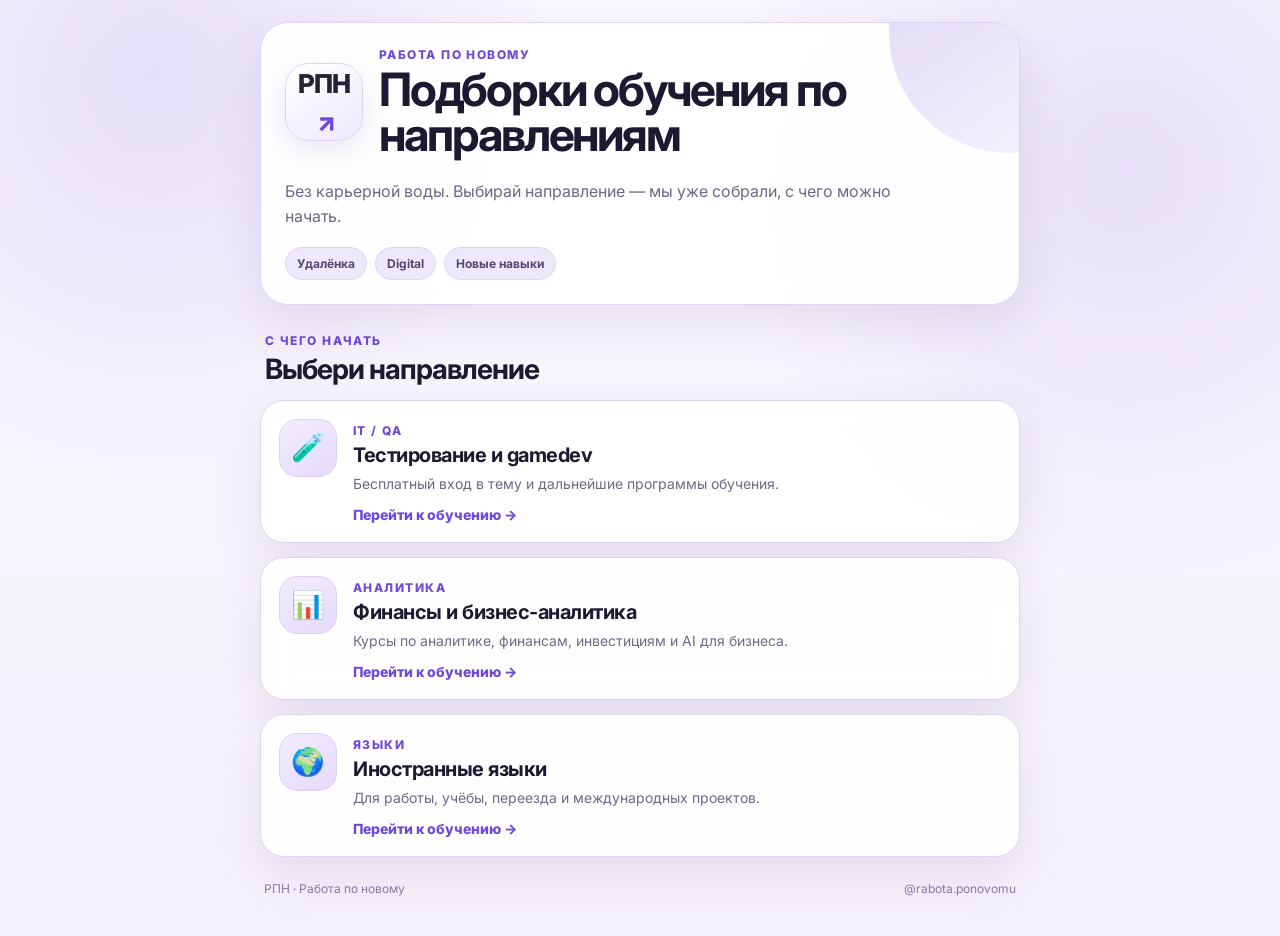
<file: index.html>
<!doctype html>
<html lang="ru">
<head>
  <meta charset="utf-8" />
  <meta name="viewport" content="width=device-width, initial-scale=1" />
  <meta name="theme-color" content="#6d4bd8" />
  <title>Работа по-новому — обучение для новой профессии</title>
  <meta name="description" content="Подборки обучения по направлениям: IT, аналитика, финансы, языки и digital." />
  <meta property="og:title" content="Работа по-новому — обучение для новой профессии" />
  <meta property="og:description" content="Проверенные направления обучения без карьерной воды." />
  <meta property="og:type" content="website" />
  <meta name="robots" content="index,follow" />
  <link rel="preconnect" href="https://fonts.googleapis.com">
  <link rel="preconnect" href="https://fonts.gstatic.com" crossorigin>
  <link href="https://fonts.googleapis.com/css2?family=Inter:wght@400;500;600;700;800&display=swap" rel="stylesheet">
  <link rel="stylesheet" href="styles.css" />
  <script>
    (() => {
      const p = new URLSearchParams(location.search);
      const s = (p.get('from') || 'direct').toLowerCase();
      document.documentElement.dataset.source = s === 'tiktok' ? 'tiktok' : (s === 'instagram' ? 'instagram' : 'direct');
    })();
  </script>
</head>
<body>
  <main class="page-shell">
    <section class="hero card">
      <div class="brand-row">
        <div class="brand-mark" aria-label="РПН">РПН<span>↗</span></div>
        <div>
          <div class="eyebrow">РАБОТА ПО НОВОМУ</div>
          <h1>Подборки обучения по направлениям</h1>
        </div>
      </div>
      <p class="lead">Без карьерной воды. Выбирай направление — мы уже собрали, с чего можно начать.</p>
      <div class="chips">
        <span>Удалёнка</span><span>Digital</span><span>Новые навыки</span>
      </div>
    </section>

    <section class="section-title-wrap">
      <div class="section-kicker">С ЧЕГО НАЧАТЬ</div>
      <h2>Выбери направление</h2>
    </section>

    <section class="grid">
      <a class="topic-card" href="https://f.gdeslon.ru/cf/e552c13c97?mid=100054&erid=Kra23UKh1&goto=https%3A%2F%2Ffree.school-xyz.com%2F" target="_blank" rel="noopener sponsored">
        <div class="icon">🧪</div>
        <div class="topic-copy">
          <span class="tag">IT / QA</span>
          <h3>Тестирование и gamedev</h3>
          <p>Бесплатный вход в тему и дальнейшие программы обучения.</p>
          <span class="cta">Перейти к обучению →</span>
        </div>
      </a>

      <a class="topic-card" href="https://f.gdeslon.ru/cf/e552c13c97?mid=112804&amp;erid=2SDnjd8t34g&amp;goto=https%3A%2F%2Fsf.education%2Ffreecourse" target="_blank" rel="noopener sponsored">
        <div class="icon">📊</div>
        <div class="topic-copy">
          <span class="tag">АНАЛИТИКА</span>
          <h3>Финансы и бизнес-аналитика</h3>
          <p>Курсы по аналитике, финансам, инвестициям и AI для бизнеса.</p>
          <span class="cta">Перейти к обучению →</span>
        </div>
      </a>

      <a class="topic-card" href="https://f.gdeslon.ru/cf/e552c13c97?mid=116844&amp;erid=2SDnjdx2WJ7&amp;goto=https%3A%2F%2Fanecole.com" target="_blank" rel="noopener sponsored">
        <div class="icon">🌍</div>
        <div class="topic-copy">
          <span class="tag">ЯЗЫКИ</span>
          <h3>Иностранные языки</h3>
          <p>Для работы, учёбы, переезда и международных проектов.</p>
          <span class="cta">Перейти к обучению →</span>
        </div>
      </a>


      <a class="topic-card tiktok-only" id="eduson-card" href="https://f.gdeslon.ru/cf/e552c13c97?mid=102317&amp;erid=Kra23eQ8w&amp;goto=https%3A%2F%2Ffree.eduson.academy%2F" target="_blank" rel="noopener sponsored">
        <div class="icon">🚀</div>
        <div class="topic-copy">
          <span class="tag">DIGITAL / БИЗНЕС</span>
          <h3>Eduson Academy</h3>
          <p>Бесплатные курсы и профтесты по digital, аналитике, бизнесу и другим направлениям.</p>
          <span class="cta">Перейти к обучению →</span>
        </div>
      </a>
    </section>

    <footer>
      <span>РПН · Работа по новому</span>
      <span>@rabota.ponovomu</span>
    </footer>
  </main>

  <script>
    (() => {
      const params = new URLSearchParams(location.search);
      const source = (params.get('from') || 'direct').toLowerCase();
      const allowed = new Set(['instagram', 'tiktok']);
      const channel = allowed.has(source) ? source : 'direct';

      try {
        localStorage.setItem('rpn_source', channel);
        localStorage.setItem('rpn_landing_at', new Date().toISOString());
        const visits = JSON.parse(localStorage.getItem('rpn_visits') || '{}');
        visits[channel] = (visits[channel] || 0) + 1;
        localStorage.setItem('rpn_visits', JSON.stringify(visits));
      } catch (_) {}

      const eduson = document.getElementById('eduson-card');
      if (eduson) eduson.style.display = channel === 'tiktok' ? '' : 'none';

      document.querySelectorAll('a.topic-card[href]').forEach((link) => {
        link.addEventListener('click', () => {
          const name = link.querySelector('h3')?.textContent?.trim() || 'unknown';
          try {
            const clicks = JSON.parse(localStorage.getItem('rpn_clicks') || '[]');
            clicks.push({source: channel, offer: name, at: new Date().toISOString()});
            localStorage.setItem('rpn_clicks', JSON.stringify(clicks.slice(-100)));
          } catch (_) {}
        });
      });
    })();
  </script>
</body>
</html>
</file>
<file: styles.css>
:root {
  --bg: #f5f1fb;
  --surface: rgba(255,255,255,.92);
  --surface-2: #eee8fb;
  --ink: #1d1930;
  --muted: #6f6884;
  --purple: #6d4bd8;
  --purple-2: #8c6cf1;
  --purple-3: #d9cdf8;
  --line: #ddd4f2;
  --shadow: 0 18px 50px rgba(65,42,118,.10);
}
* { box-sizing: border-box; }
html { scroll-behavior: smooth; }
body {
  margin: 0;
  font-family: Inter, system-ui, -apple-system, BlinkMacSystemFont, "Segoe UI", sans-serif;
  color: var(--ink);
  background:
    radial-gradient(circle at 12% 8%, rgba(140,108,241,.18), transparent 28%),
    radial-gradient(circle at 88% 18%, rgba(216,205,248,.55), transparent 30%),
    linear-gradient(180deg, #faf8fd 0%, var(--bg) 100%);
  min-height: 100vh;
}
a { color: inherit; }
.page-shell { width: min(760px, calc(100% - 28px)); margin: 0 auto; padding: 22px 0 40px; }
.card, .topic-card {
  border: 1px solid var(--line);
  background: var(--surface);
  box-shadow: var(--shadow);
  backdrop-filter: blur(12px);
}
.hero {
  position: relative;
  overflow: hidden;
  border-radius: 28px;
  padding: 24px;
}
.hero::after {
  content: "";
  position: absolute;
  width: 240px;
  height: 240px;
  right: -110px;
  top: -110px;
  border-radius: 50%;
  background: linear-gradient(145deg, rgba(109,75,216,.24), rgba(140,108,241,.04));
}
.brand-row { display: flex; gap: 16px; align-items: center; position: relative; z-index: 1; }
.brand-mark {
  width: 78px; height: 78px; flex: 0 0 78px;
  border-radius: 24px;
  display: grid; place-items: center;
  background: linear-gradient(145deg, #ffffff, #eee8fb);
  border: 1px solid #ded4f5;
  color: #262236;
  font-weight: 800;
  font-size: 26px;
  letter-spacing: -.04em;
  box-shadow: inset 0 1px 0 #fff, 0 10px 24px rgba(64,44,109,.10);
}
.brand-mark span { color: var(--purple); margin-left: 3px; }
.eyebrow, .section-kicker, .tag {
  font-size: 12px;
  font-weight: 800;
  letter-spacing: .12em;
  color: var(--purple);
}
h1 { margin: 5px 0 0; font-size: clamp(28px, 7vw, 46px); line-height: .98; letter-spacing: -.045em; max-width: 560px; }
.lead { position: relative; z-index: 1; margin: 22px 0 0; color: var(--muted); font-size: 16px; line-height: 1.55; max-width: 620px; }
.chips { display: flex; flex-wrap: wrap; gap: 8px; margin-top: 18px; position: relative; z-index: 1; }
.chips span { padding: 8px 11px; background: var(--surface-2); border: 1px solid #ddd2f6; border-radius: 999px; font-size: 12px; font-weight: 700; color: #554774; }
.section-title-wrap { padding: 28px 5px 14px; }
h2 { margin: 4px 0 0; font-size: 28px; letter-spacing: -.035em; }
.grid { display: grid; gap: 14px; }
.topic-card {
  display: flex;
  gap: 16px;
  padding: 18px;
  border-radius: 24px;
  text-decoration: none;
  transition: transform .18s ease, box-shadow .18s ease, border-color .18s ease;
}
.topic-card[href]:hover { transform: translateY(-2px); border-color: #cbbcf2; box-shadow: 0 22px 55px rgba(65,42,118,.15); }
.icon {
  width: 58px; height: 58px; flex: 0 0 58px;
  border-radius: 18px;
  display: grid; place-items: center;
  background: linear-gradient(145deg, #f3edff, #e4dafb);
  font-size: 27px;
  border: 1px solid #dbd0f5;
}
.topic-copy { min-width: 0; }
.topic-copy h3 { margin: 4px 0 6px; font-size: 20px; letter-spacing: -.025em; }
.topic-copy p { margin: 0; color: var(--muted); font-size: 14px; line-height: 1.5; }
.cta { display: inline-block; margin-top: 12px; font-weight: 800; color: var(--purple); font-size: 14px; }
.muted-card { opacity: .72; box-shadow: none; }
.cta.muted { color: var(--muted); }
.note { margin-top: 18px; border-radius: 22px; padding: 16px 18px; display: flex; gap: 12px; align-items: flex-start; }
.note-dot { width: 10px; height: 10px; margin-top: 5px; border-radius: 50%; background: var(--purple); box-shadow: 0 0 0 6px #ece5fb; flex: 0 0 auto; }
.note strong { font-size: 14px; }
.note p { margin: 4px 0 0; color: var(--muted); font-size: 12px; line-height: 1.5; }
footer { display: flex; justify-content: space-between; gap: 12px; padding: 24px 4px 0; color: #877fa0; font-size: 12px; }
@media (max-width: 560px) {
  .page-shell { width: min(100% - 18px, 760px); padding-top: 10px; }
  .hero { border-radius: 24px; padding: 18px; }
  .brand-row { align-items: flex-start; }
  .brand-mark { width: 64px; height: 64px; flex-basis: 64px; border-radius: 20px; font-size: 22px; }
  h1 { font-size: 31px; }
  .lead { font-size: 14px; }
  .topic-card { padding: 15px; border-radius: 20px; }
  .icon { width: 50px; height: 50px; flex-basis: 50px; border-radius: 16px; font-size: 23px; }
  .topic-copy h3 { font-size: 18px; }
  footer { flex-direction: column; }
}

/* Channel-safe offer routing: TikTok-only offers never render for Instagram/direct traffic. */
.tiktok-only { display: none; }
html[data-source="tiktok"] .tiktok-only { display: flex; }
</file>
